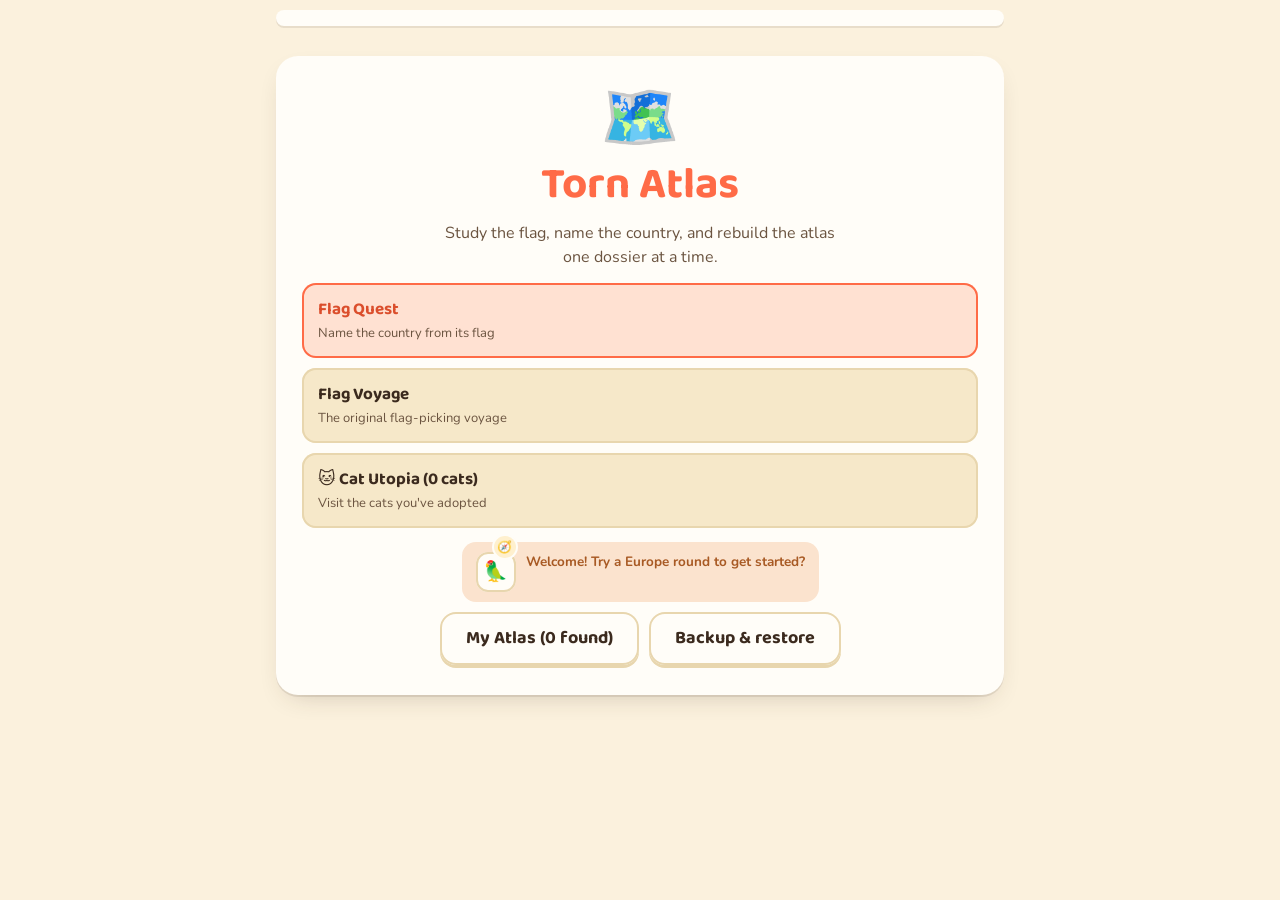
<file: index.html>
<!doctype html>
<html lang="en">
<head>
<meta charset="utf-8">
<meta name="viewport" content="width=device-width,initial-scale=1,viewport-fit=cover">
<title>Flag Quest — Torn Atlas</title>
<link rel="manifest" href="manifest.webmanifest">
<link rel="icon" href="favicon.png">
<link rel="icon" href="icons/icon-192.png" sizes="192x192">
<link rel="apple-touch-icon" href="icons/apple-touch-icon-180.png">
<meta name="apple-mobile-web-app-capable" content="yes">
<meta name="mobile-web-app-capable" content="yes">
<meta name="apple-mobile-web-app-status-bar-style" content="default">
<meta name="apple-mobile-web-app-title" content="Torn Atlas">
<meta name="theme-color" content="#FBF1DD" media="(prefers-color-scheme: light)">
<meta name="theme-color" content="#1C140C" media="(prefers-color-scheme: dark)">
<link rel="stylesheet" href="style.css">
<link rel="stylesheet" href="css/mapquest.css">
<link rel="stylesheet" href="css/cats.css">
<script src="vendor/d3.min.js"></script>
<script src="vendor/topojson.min.js"></script>
</head>
<body>
<div id="root">
  <div class="hud" id="hud-wrap"><div class="wrap" style="padding-block:0"><div class="hud-in" id="hud"></div></div></div>
  <main class="wrap" id="screen"></main>
  <div id="footer"></div>
  <div id="sheet" hidden></div>
</div>
<script src="data/world.js"></script>
<script src="data/info.js"></script>
<script src="data/flagdata.js"></script>
<script src="data/dishes.js"></script>
<script src="data/dish-photos.js"></script>
<script src="data/extras.js"></script>
<script src="audio.js"></script>
<script src="js/util.js"></script>
<script src="js/pixel.js"></script>
<script src="js/sprites.js"></script>
<script src="js/catsprites.js"></script>
<script src="js/catsprites-tails.js"></script>
<script src="js/catsprites-sleep.js"></script>
<script src="js/catart.js"></script>
<script src="js/cats.js"></script>
<script src="js/scenes.js"></script>
<script src="js/scenes-wonders.js"></script>
<script src="js/scenes-master-wonders.js"></script>
<script src="js/wonders.js"></script>
<script src="js/utopia.js"></script>
<script src="js/catsheet.js"></script>
<script src="js/match.js"></script>
<script src="js/hints.js"></script>
<script src="js/globe.js"></script>
<script src="js/dossier.js"></script>
<script src="js/backup.js"></script>
<script src="js/mapquest.js"></script>
</body>
</html>
</file>
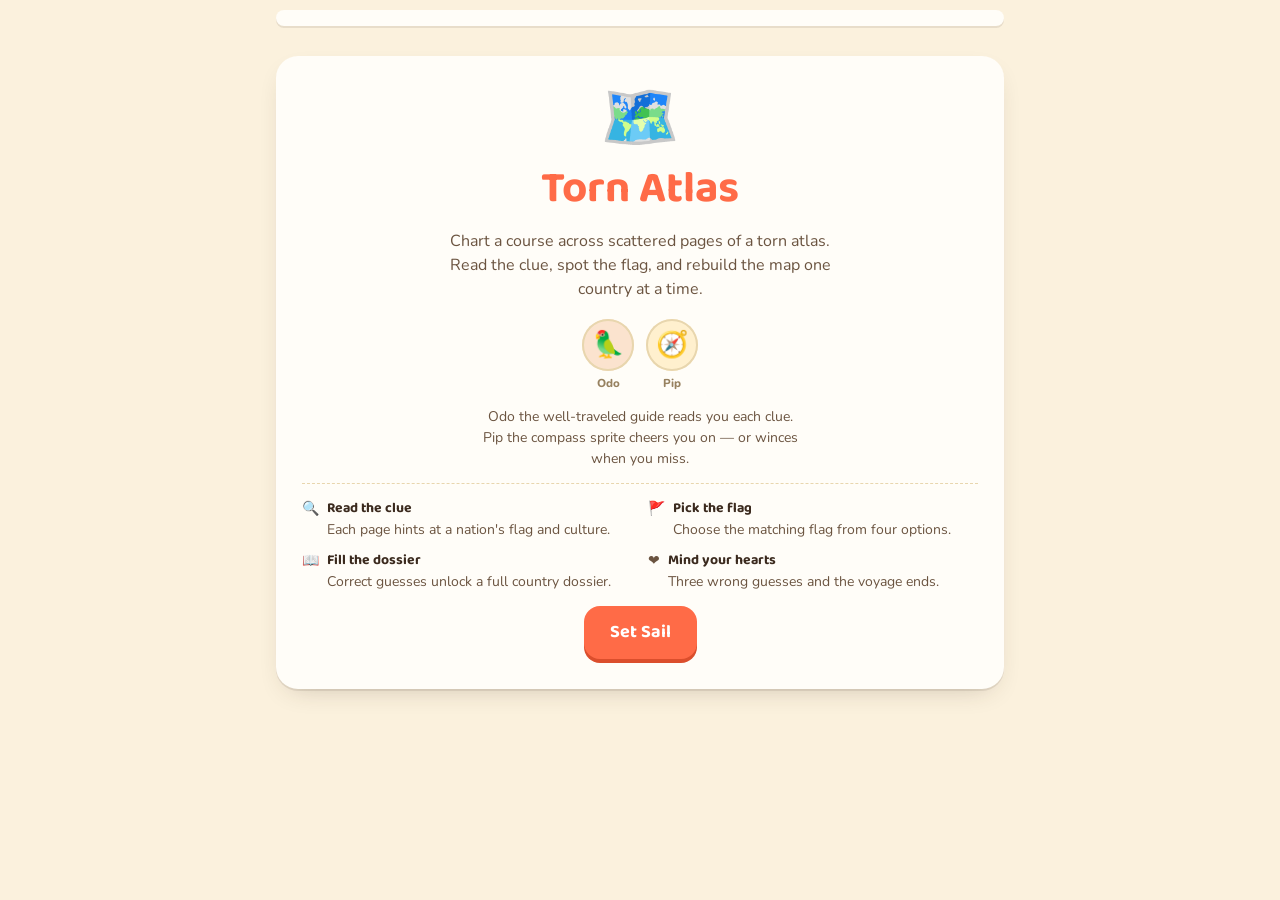
<file: variants/flag-voyage/index.html>
<!doctype html>
<html lang="en">
<head>
<meta charset="utf-8">
<meta name="viewport" content="width=device-width,initial-scale=1">
<title>Flag Voyage</title>
<link rel="stylesheet" href="style.css">
</head>
<body>
<div id="root">
  <div class="hud" id="hud-wrap"><div class="wrap" style="padding-block:0"><div class="hud-in" id="hud"></div></div></div>
  <main class="wrap" id="screen"></main>
  <div id="footer"></div>
  <div id="sheet" hidden></div>
</div>
<script src="data.js"></script>
<script src="audio.js"></script>
<script src="app.js"></script>
</body>
</html>
</file>
<file: style.css>
@import url('https://fonts.googleapis.com/css2?family=Baloo+2:wght@600;700;800&family=Nunito:wght@400;600;700;800&display=swap');

:root {
  color-scheme: light;
  /* warm, traveller/discoverer palette */
  --bg: #FBF1DD; --panel: #FFFDF8; --panel-2: #F6E8C9;
  --ink: #3B2A1E; --ink-2: #6B5440; --ink-3: #97815F; --line: #E8D6AE;
  --coral: #FF6B47; --coral-d: #DB4E2C; --coral-2: #FFE1D2;
  --sun: #FFB238; --sun-d: #D6900C; --sun-2: #FFF0CE; --sun-t: #8A5A00;
  --mint: #7FA84A; --mint-d: #5E8332; --mint-2: #E4EFCF; --mint-t: #4B6B24;
  --ice: #D9824F; --ice-2: #FBE3CE; --ice-t: #A85A24;
  --red: #DE5A3D; --red-d: #B93F27; --red-2: #FBDFD3; --red-t: #A63C22;
  --off: #E1D2AE; --off-d: #C7B489;
  --r-lg: 22px; --r-md: 14px; --r-sm: 10px;
  --shadow: 0 2px 0 rgba(59,42,30,.1), 0 10px 28px -14px rgba(59,42,30,.3);
  --f-ui: 'Nunito', system-ui, sans-serif;
  --f-disp: 'Baloo 2', 'Nunito', system-ui, sans-serif;
}

@media (prefers-color-scheme: dark) { :root:not([data-theme="light"]) {
  color-scheme: dark;
  --bg: #1C140C; --panel: #2A1F14; --panel-2: #362819;
  --ink: #F3E6CE; --ink-2: #D8C4A0; --ink-3: #AF9670; --line: #4A3826;
  --coral: #FF8562; --coral-d: #D65C3A; --coral-2: #4A2A1D;
  --sun: #FFC864; --sun-d: #D6982E; --sun-2: #3B2C14; --sun-t: #FFD98A;
  --mint: #9BC96A; --mint-d: #74A045; --mint-2: #2C3A1C; --mint-t: #B7E187;
  --ice: #E2966B; --ice-2: #3A2718; --ice-t: #F0B685;
  --red: #F07A5C; --red-d: #C4573A; --red-2: #452019; --red-t: #FFA98C;
  --off: #4A3826; --off-d: #362818;
  --shadow: 0 2px 0 rgba(0,0,0,.3), 0 10px 28px -14px rgba(0,0,0,.7);
}}
:root[data-theme="dark"] {
  color-scheme: dark;
  --bg: #1C140C; --panel: #2A1F14; --panel-2: #362819;
  --ink: #F3E6CE; --ink-2: #D8C4A0; --ink-3: #AF9670; --line: #4A3826;
  --coral: #FF8562; --coral-d: #D65C3A; --coral-2: #4A2A1D;
  --sun: #FFC864; --sun-d: #D6982E; --sun-2: #3B2C14; --sun-t: #FFD98A;
  --mint: #9BC96A; --mint-d: #74A045; --mint-2: #2C3A1C; --mint-t: #B7E187;
  --ice: #E2966B; --ice-2: #3A2718; --ice-t: #F0B685;
  --red: #F07A5C; --red-d: #C4573A; --red-2: #452019; --red-t: #FFA98C;
  --off: #4A3826; --off-d: #362818;
  --shadow: 0 2px 0 rgba(0,0,0,.3), 0 10px 28px -14px rgba(0,0,0,.7);
}

[hidden] { display: none !important; }
* { box-sizing: border-box; }
html, body { background: var(--bg); color: var(--ink); margin: 0; }
html { min-height: 100dvh; }
body { font-family: var(--f-ui); font-size: 15px; line-height: 1.5; -webkit-font-smoothing: antialiased; transition: background .25s, color .25s; min-height: 100dvh; }
button { font: inherit; color: inherit; cursor: pointer; touch-action: manipulation; -webkit-tap-highlight-color: transparent; }
button:focus-visible { outline: 3px solid var(--sun); outline-offset: 2px; }
h1, h2, h3 { font-family: var(--f-disp); line-height: 1.15; margin: 0; }
p { margin: 0; }

.wrap { max-width: 760px; margin: 0 auto; padding-inline: 16px; padding-block: 0 48px; }
.eyebrow { font-size: 12px; font-weight: 800; letter-spacing: .08em; text-transform: uppercase; color: var(--ink-3); }
.muted { color: var(--ink-2); }
.panel { background: var(--panel); border-radius: var(--r-lg); box-shadow: var(--shadow); }

.btn { border: 0; border-radius: 16px; padding: 13px 26px; font-family: var(--f-disp); font-weight: 700; font-size: 18px; background: var(--coral); color: #fff; box-shadow: 0 4px 0 var(--coral-d); transition: transform .08s, box-shadow .08s; }
.btn:active { transform: translateY(3px); box-shadow: 0 1px 0 var(--coral-d); }
.btn:disabled { background: var(--off); box-shadow: 0 4px 0 var(--off-d); cursor: default; }
.btn.ok { background: var(--mint); box-shadow: 0 4px 0 var(--mint-d); }
.btn.sun { background: var(--sun); color: var(--sun-t); box-shadow: 0 4px 0 var(--sun-d); }
.btn.ghost { background: var(--panel); color: var(--ink); box-shadow: inset 0 0 0 2px var(--line), 0 3px 0 var(--line); }
.btn-row { display: flex; gap: 10px; flex-wrap: wrap; justify-content: center; }
.btn-col { display: grid; gap: 8px; }
.muted.small { font-size: 12px; margin: -4px 0 0; }

/* HUD */
.hud { position: sticky; top: 0; z-index: 20; background: var(--bg); padding-block: 10px; padding-top: max(10px, env(safe-area-inset-top)); }
.hud-in { display: flex; align-items: center; gap: 10px 14px; flex-wrap: wrap; background: var(--panel); border-radius: var(--r-lg); padding: 8px 14px; box-shadow: var(--shadow); }
.logo { font-family: var(--f-disp); font-size: 20px; font-weight: 800; color: var(--coral); border: 0; background: none; padding: 2px 4px; }
.hud-mid { flex: 1; min-width: 0; display: flex; align-items: center; gap: 10px; }
.prog { flex: 1; height: 14px; border-radius: 99px; background: var(--panel-2); box-shadow: inset 0 0 0 1.5px var(--line); overflow: hidden; }
.prog i { display: block; height: 100%; background: linear-gradient(90deg, var(--sun), var(--mint)); border-radius: 99px; transition: width .4s ease; }
.hearts { display: flex; align-items: center; gap: 2px; font-weight: 800; color: var(--red); }
.hearts span.off { color: var(--off); }
.ink-count { display: inline-flex; align-items: center; gap: 5px; font-family: var(--f-disp); font-weight: 700; color: var(--sun-t); }
.hud-toggles { display: flex; gap: 4px; }
.icon-btn { border: 0; width: 34px; height: 34px; border-radius: 10px; background: var(--panel-2); color: var(--ink-2); display: grid; place-items: center; font-size: 16px; box-shadow: inset 0 0 0 1.5px var(--line); }
.icon-btn.off { opacity: .5; }

/* home / title */
.home { display: grid; gap: 16px; margin-top: 20px; }
.hero { padding: 30px 26px; text-align: center; display: grid; gap: 14px; justify-items: center; }
.hero .big-flag { font-size: 64px; line-height: 1; }
.hero h1 { font-size: clamp(32px, 7vw, 44px); color: var(--coral); }
.hero .tagline { max-width: 42ch; color: var(--ink-2); font-size: 16px; }
.how { list-style: none; padding: 14px 0 0; margin: 0; display: grid; grid-template-columns: repeat(2, minmax(0,1fr)); gap: 10px 16px; border-top: 1.5px dashed var(--line); text-align: left; width: 100%; }
.how li { display: flex; gap: 8px; align-items: flex-start; font-size: 14px; color: var(--ink-2); }
.how li b { display: block; font-family: var(--f-disp); color: var(--ink); font-size: 14px; }

/* mascots */
.mascots-intro { display: flex; gap: 12px; justify-content: center; padding-top: 4px; }
.masc { display: flex; flex-direction: column; align-items: center; gap: 4px; }
.masc .face { width: 52px; height: 52px; border-radius: 50%; display: grid; place-items: center; font-size: 26px; box-shadow: inset 0 0 0 2px var(--line); }
.masc.odo .face { background: var(--ice-2); }
.masc.pip .face { background: var(--sun-2); }
.masc span { font-size: 11.5px; font-weight: 800; color: var(--ink-3); }

.speaker { display: flex; gap: 12px; align-items: flex-start; }
.speaker .av { width: 46px; height: 46px; flex: none; border-radius: 14px; display: grid; place-items: center; font-size: 24px; }
.speaker.odo .av { background: var(--ice-2); }
.speaker.pip .av { background: var(--sun-2); }
.speaker .bubble-txt { flex: 1; }
.speaker .who { font-family: var(--f-disp); font-size: 12.5px; font-weight: 700; color: var(--ink-3); margin-bottom: 2px; }

/* map */
.map-head { margin-top: 6px; }
.map-head p { color: var(--ink-2); margin-top: 4px; }
.leg { display: grid; gap: 14px; margin-top: 18px; }
.leg-h { font-size: 13px; font-weight: 800; letter-spacing: .06em; text-transform: uppercase; color: var(--ink-3); text-align: center; }
.path { display: grid; justify-items: center; gap: 18px; padding-block: 6px; }
.pnode-row { display: flex; align-items: center; gap: 14px; width: min(100%, 420px); }
.pbtn { flex: none; width: 68px; height: 64px; border-radius: 50%; border: 0; display: grid; place-items: center; font-family: var(--f-disp); font-weight: 800; font-size: 28px; color: #fff; background: var(--off); box-shadow: 0 6px 0 var(--off-d); position: relative; }
.pbtn.done { background: var(--sun); box-shadow: 0 6px 0 var(--sun-d); }
.pbtn.cur { background: var(--coral); box-shadow: 0 6px 0 var(--coral-d); }
.pbtn.cur::after { content: ''; position: absolute; inset: -8px; border-radius: 50%; border: 4px solid var(--coral); opacity: .35; animation: ring 1.6s ease-in-out infinite; }
@keyframes ring { 50% { transform: scale(1.08); opacity: .12; } }
.pbtn.boss { width: 80px; height: 76px; font-size: 34px; box-shadow: 0 6px 0 var(--off-d), inset 0 0 0 4px var(--off); }
.pbtn.boss.cur { box-shadow: 0 6px 0 var(--coral-d), inset 0 0 0 4px var(--coral); }
.pbtn.boss.done { box-shadow: 0 6px 0 var(--sun-d), inset 0 0 0 4px var(--sun); }
.pbtn:disabled { cursor: default; }
.plabel b { display: block; font-family: var(--f-disp); font-size: 16px; }
.plabel span { font-size: 12.5px; color: var(--ink-2); font-weight: 700; }

/* encounter */
.enc { display: grid; gap: 16px; margin-top: 10px; padding-bottom: 130px; }
.enc-head { text-align: center; }
.enc-head h2 { font-size: 22px; color: var(--coral); }
.clue-card { padding: 18px 20px; }
.clue-card p { font-size: 17px; line-height: 1.45; }
.choices { display: grid; grid-template-columns: repeat(2, minmax(0,1fr)); gap: 12px; }
.ch { position: relative; text-align: center; border: 0; background: var(--panel); border-radius: var(--r-md); padding: 20px 14px; box-shadow: inset 0 0 0 2px var(--line), 0 3px 0 var(--line); display: grid; gap: 8px; transition: transform .08s; }
.ch .flag-img { width: 100%; max-width: 120px; height: auto; border-radius: 6px; box-shadow: 0 0 0 1.5px var(--line); margin: 0 auto; }
.ch b { font-family: var(--f-disp); font-size: 15px; }
.ch:hover:not(:disabled) { background: var(--panel-2); }
.ch.right { background: var(--mint-2); box-shadow: inset 0 0 0 2.5px var(--mint), 0 3px 0 var(--mint); }
.ch.wrong { background: var(--red-2); box-shadow: inset 0 0 0 2.5px var(--red), 0 3px 0 var(--red); animation: shake .35s; }
.ch:disabled { cursor: default; }
@keyframes shake { 20% { transform: translateX(-6px); } 40% { transform: translateX(5px); } 60% { transform: translateX(-3px); } 80% { transform: translateX(2px); } }

.footer { position: fixed; left: 0; right: 0; bottom: 0; z-index: 15; background: var(--panel); border-top: 2px solid var(--line); padding-block: 14px; padding-bottom: max(14px, env(safe-area-inset-bottom)); padding-left: env(safe-area-inset-left); padding-right: env(safe-area-inset-right); }
.footer.ok { background: var(--mint-2); border-color: var(--mint-2); }
.footer.bad { background: var(--red-2); border-color: var(--red-2); }
.footer-in { max-width: 760px; margin: 0 auto; padding-inline: 16px; display: flex; gap: 14px; align-items: center; flex-wrap: wrap; }
.fb { flex: 1; min-width: 220px; display: grid; gap: 2px; }
.fb h3 { font-size: 20px; }
.footer.ok .fb h3 { color: var(--mint-t); }
.footer.bad .fb h3 { color: var(--red-t); }
.fb p { font-size: 13.5px; color: var(--ink-2); }
.fb .pip-line { font-size: 12.5px; font-weight: 700; color: var(--sun-t); margin-top: 2px; }

/* dossier sheet */
#sheet { position: fixed; inset: 0; z-index: 40; display: grid; place-items: end center; background: rgba(28,20,12,.5); }
#sheet[hidden] { display: none !important; }
.sheet { width: min(100%, 600px); max-height: 88vh; overflow: auto; background: var(--panel); border-radius: 24px 24px 0 0; box-shadow: 0 -10px 40px -10px rgba(0,0,0,.4); padding: 22px 22px 28px; padding-bottom: max(28px, env(safe-area-inset-bottom)); padding-left: max(22px, env(safe-area-inset-left)); padding-right: max(22px, env(safe-area-inset-right)); display: grid; gap: 16px; }
@media (min-width: 700px) { #sheet { place-items: center; } .sheet { border-radius: 24px; } }
.sheet-top { display: flex; justify-content: flex-end; }
.sheet-head { display: flex; gap: 16px; align-items: center; }
.sheet-head .flag-huge { width: 84px; height: auto; border-radius: 8px; box-shadow: 0 0 0 1.5px var(--line); }
.sheet-head h2 { font-size: 26px; }
.sheet-head span { color: var(--ink-2); font-weight: 700; }
.bk-code-area { width: 100%; min-height: 64px; box-sizing: border-box; font-family: monospace; font-size: 12px; padding: 8px; border-radius: 10px; background: var(--panel-2); color: var(--ink); box-shadow: inset 0 0 0 1.5px var(--line); resize: vertical; }
.ta-toast { position: fixed; left: 50%; bottom: max(24px, env(safe-area-inset-bottom)); transform: translateX(-50%); background: var(--ink); color: var(--bg); padding: 10px 18px; border-radius: 99px; font-weight: 700; font-size: 14px; z-index: 80; box-shadow: var(--shadow); }
.facts { display: grid; grid-template-columns: repeat(auto-fit, minmax(140px,1fr)); gap: 10px; }
.fact { background: var(--panel-2); border-radius: var(--r-sm); padding: 10px 12px; }
.fact dt { font-family: var(--f-disp); font-size: 11px; letter-spacing: .08em; text-transform: uppercase; color: var(--ink-3); margin: 0; }
.fact dd { margin: 2px 0 0; font-size: 15px; font-weight: 700; }
.funfact { background: var(--sun-2); border-radius: var(--r-md); padding: 12px 14px; font-size: 14.5px; color: var(--sun-t); font-weight: 700; }
.odo-note { background: var(--ice-2); border-radius: var(--r-md); padding: 12px 14px; display: flex; gap: 10px; align-items: flex-start; }
.odo-note .av { width: 36px; height: 36px; flex: none; border-radius: 10px; background: var(--panel); display: grid; place-items: center; font-size: 18px; }
.odo-note p { font-size: 13.5px; color: var(--ice-t); font-weight: 700; }

/* end / gameover */
.end { padding: 30px 24px; display: grid; gap: 16px; justify-items: center; text-align: center; margin-top: 16px; }
.end .big-flag { font-size: 60px; }
.end h2 { font-size: 26px; }
.tiles { display: grid; grid-template-columns: repeat(auto-fit, minmax(120px,1fr)); gap: 10px; width: 100%; }
.stat { border-radius: var(--r-md); padding: 12px; box-shadow: inset 0 0 0 2px var(--line); }
.stat b { display: block; font-family: var(--f-disp); font-size: 26px; }
.stat span { font-size: 12px; font-weight: 800; color: var(--ink-3); }

/* atlas grid */
.atlas-grid { display: grid; grid-template-columns: repeat(auto-fill, minmax(130px,1fr)); gap: 12px; margin-top: 10px; }
.atlas-card { border: 0; text-align: center; background: var(--panel); border-radius: var(--r-md); padding: 14px 10px; box-shadow: inset 0 0 0 2px var(--line), 0 3px 0 var(--line); display: grid; gap: 6px; }
.atlas-card .flag-img { width: 100%; max-width: 72px; height: auto; border-radius: 4px; box-shadow: 0 0 0 1.5px var(--line); margin: 0 auto; }
.atlas-card b { font-family: var(--f-disp); font-size: 13px; }

@media (max-width: 640px) {
  .choices { grid-template-columns: 1fr 1fr; }
  .how { grid-template-columns: 1fr; }
}
</file>
<file: css/mapquest.css>
/* Map Quest — additions to style.css. Uses only existing tokens so dark mode
   is automatic; the globe is the one place with its own dark-mode colors. */

/* mode select */
.mode-cards { display: grid; gap: 10px; width: 100%; margin-top: 4px; }
.mode-card { display: grid; gap: 2px; text-align: left; border: 0; border-radius: var(--r-md); padding: 14px 16px; background: var(--panel-2); box-shadow: inset 0 0 0 2px var(--line); text-decoration: none; color: inherit; }
.mode-card b { font-family: var(--f-disp); font-size: 17px; }
.mode-card span { font-size: 13px; color: var(--ink-2); }
.mode-card.primary { background: var(--coral-2); box-shadow: inset 0 0 0 2px var(--coral); }
.mode-card.primary b { color: var(--coral-d); }

.setup-panel { padding: 22px; display: grid; gap: 10px; margin-top: 16px; }
.setup-panel h2 { font-size: 22px; margin-bottom: 4px; }
.chip-row { display: flex; flex-wrap: wrap; gap: 8px; margin-bottom: 6px; }
.chip { border: 0; border-radius: 99px; padding: 8px 16px; background: var(--panel-2); box-shadow: inset 0 0 0 1.5px var(--line); font-weight: 700; font-size: 13.5px; }
.chip.on { background: var(--coral); color: #fff; box-shadow: none; }

/* round */
.mq-round { padding-bottom: 20px; }
.flag-wrap { display: grid; place-items: center; padding: 20px; margin-top: 4px; }
.flag-big { width: auto; max-width: 100%; height: auto; max-height: 34vh; border-radius: var(--r-sm); box-shadow: 0 0 0 1.5px var(--line); animation: flag-wave 5s ease-in-out infinite; }
@media (prefers-reduced-motion: reduce) { .flag-big { animation: none; } }
@keyframes flag-wave { 0%, 100% { transform: rotate(0deg) translateY(0); } 25% { transform: rotate(0.6deg) translateY(-2px); } 75% { transform: rotate(-0.6deg) translateY(2px); } }
.their-flag { display: flex; align-items: center; justify-content: center; gap: 10px; margin-top: 6px; font-size: 13px; font-weight: 700; color: var(--ink-2); }
.their-flag .flag-img { width: 44px; height: auto; border-radius: 3px; box-shadow: 0 0 0 1.5px var(--line); }
#wrongNote:not(:empty) .their-flag { animation: wn-slide-in .3s ease; }
@keyframes wn-slide-in { from { opacity: 0; transform: translateY(-8px); } to { opacity: 1; transform: translateY(0); } }

/* answer feedback animations */
.flag-wrap { position: relative; overflow: visible; }
.flag-wrap.anim-correct .flag-big { animation: flag-wave 5s ease-in-out infinite, fw-pop .5s ease; box-shadow: 0 0 0 1.5px var(--line), 0 0 0 5px var(--mint), 0 0 26px 6px var(--mint); }
@keyframes fw-pop { 0% { transform: scale(1); } 45% { transform: scale(1.06); } 100% { transform: scale(1); } }
.flag-wrap.anim-wrong .flag-big { animation: flag-wave 5s ease-in-out infinite, fw-shake .4s ease; box-shadow: 0 0 0 1.5px var(--line), 0 0 0 4px var(--red); }
@keyframes fw-shake { 10%, 90% { transform: translateX(-2px); } 20%, 80% { transform: translateX(3px); } 30%, 50%, 70% { transform: translateX(-6px); } 40%, 60% { transform: translateX(6px); } }
#guessInput.anim-wrong { animation: fw-shake .4s ease; box-shadow: inset 0 0 0 2px var(--red) !important; }

.confetti-piece { position: absolute; top: 50%; left: 50%; width: 7px; height: 12px; margin: -6px 0 0 -3.5px; border-radius: 2px; background: var(--coral); opacity: 1; pointer-events: none; animation: confetti-fly .9s ease-out forwards; }
@keyframes confetti-fly { to { transform: translate(var(--cx, 0), var(--cy, 0)) rotate(var(--cr, 0deg)); opacity: 0; } }

.stamp-correct { position: absolute; top: 42%; left: 50%; transform: translate(-50%, -50%) rotate(-10deg); z-index: 2; font-family: var(--f-disp); font-weight: 800; font-size: clamp(20px, 6vw, 30px); letter-spacing: .04em; text-transform: uppercase; color: var(--mint-t); background: var(--mint-2); border: 3px solid var(--mint-d); border-radius: 12px; padding: 4px 16px; pointer-events: none; animation: stamp-in .45s cubic-bezier(.17, .89, .32, 1.4); }
@keyframes stamp-in { 0% { opacity: 0; transform: translate(-50%, -50%) rotate(-10deg) scale(2.4); } 55% { opacity: 1; } 100% { opacity: 1; transform: translate(-50%, -50%) rotate(-10deg) scale(1); } }

.giveup-reveal { text-align: center; font-weight: 700; color: var(--ink-2); animation: gu-fade .5s ease; }
@keyframes gu-fade { from { opacity: 0; transform: translateY(6px); } to { opacity: 1; transform: translateY(0); } }

@media (prefers-reduced-motion: reduce) {
  .flag-wrap.anim-correct .flag-big, .flag-wrap.anim-wrong .flag-big, #guessInput.anim-wrong, .stamp-correct, .giveup-reveal, #wrongNote:not(:empty) .their-flag { animation: none; }
  .confetti-piece { display: none; }
}
.hint-region { display: flex; align-items: center; gap: 12px; }
.hint-region .globe.mini { flex: none; }

.globe { width: min(72vw, 280px); aspect-ratio: 1; }
.globe svg { width: 100%; height: 100%; display: block; }
.globe.mini { width: 90px; }
.odo-note-inline { text-align: center; font-size: 13px; color: var(--ink-2); font-weight: 700; }

.g-sea-hi { stop-color: var(--panel-2); } .g-sea-lo { stop-color: var(--off); }
.g-rim { stroke: var(--line); stroke-width: 1.5; }
.g-grat { fill: none; stroke: var(--off-d); stroke-width: 0.5; opacity: 0.5; }
.g-land { fill: var(--ice-2); stroke: var(--off-d); stroke-width: 0.6; }
.g-target { fill: var(--coral); stroke: var(--coral-d); stroke-width: 1; }
.g-wrong { fill: none; stroke: var(--red); stroke-width: 2.5; }
.g-sea { fill: var(--panel-2); stroke: var(--line); }
.g-fallback { fill: var(--ink-2); font-size: 14px; font-weight: 700; }
.g-dot { fill: var(--coral-d); }
.g-ping { fill: var(--coral); opacity: 0.35; animation: g-pulse 1.6s ease-in-out infinite; }
@keyframes g-pulse { 50% { transform: scale(1.6); opacity: 0.08; } }
/* guess form + hints */
.guess-form { display: flex; gap: 10px; }
.guess-form input { flex: 1; border: 0; border-radius: var(--r-sm); padding: 12px 14px; background: var(--panel); box-shadow: inset 0 0 0 2px var(--line); font: inherit; font-size: 16px; color: inherit; touch-action: manipulation; }
.guess-form input:focus-visible { outline: 3px solid var(--sun); }
.hint-list { list-style: none; margin: 0; padding: 0; display: grid; gap: 8px; }
.hint-list li { background: var(--sun-2); border-radius: var(--r-md); padding: 10px 14px; }
.hint-body { font-size: 14px; color: var(--sun-t); font-weight: 700; margin-top: 2px; }
.pattern { font-family: monospace; font-size: 16px; letter-spacing: 2px; }
.blank { display: inline-block; background: var(--off); border-radius: 4px; padding: 0 4px; color: transparent; }

/* dossier */
.sheet-head { flex-wrap: wrap; }
.sheet-head-id { display: flex; gap: 16px; align-items: center; flex: none; }
.sheet-head .funfact { flex: 1 1 220px; min-width: 220px; }
.funfact { border: 1.5px dashed var(--sun-d); display: grid; gap: 6px; min-height: 96px; }
.ff-top { display: flex; align-items: center; justify-content: space-between; gap: 8px; flex-wrap: wrap; }
.ff-eyebrow { font-size: 11px; font-weight: 800; letter-spacing: .04em; text-transform: uppercase; opacity: .85; }
.ff-tag { font-size: 10.5px; font-weight: 800; letter-spacing: .04em; text-transform: uppercase; background: var(--panel); color: var(--sun-t); border-radius: 99px; padding: 2px 9px; box-shadow: inset 0 0 0 1.5px var(--sun-d); white-space: nowrap; }
.ff-text { font-size: 14px; line-height: 1.4; font-weight: 700; margin: 0; display: -webkit-box; -webkit-line-clamp: 5; -webkit-box-orient: vertical; overflow: hidden; }
.ff-text b { color: var(--coral-d); }
.ff-btn { justify-self: start; border: 0; border-radius: 99px; padding: 6px 13px; font-size: 12.5px; font-weight: 800; background: var(--panel); color: var(--sun-t); box-shadow: inset 0 0 0 1.5px var(--sun-d); }
.ff-btn:active { transform: translateY(1px); }
.funfact.ff-anim { animation: ff-flip .32s ease; }
@keyframes ff-flip { 0% { opacity: 0; transform: scale(.97) rotateX(8deg); } 100% { opacity: 1; transform: none; } }
@media (prefers-reduced-motion: reduce) { .funfact.ff-anim { animation: none; } }
@media (max-width: 640px) {
  .sheet-head { flex-direction: column; align-items: stretch; }
  .sheet-head .funfact { min-width: 0; }
}

.dossier-sheet { padding-top: 10px; overflow-x: hidden; width: 100vw; max-width: 600px; box-sizing: border-box; }
.dossier-sheet > * { min-width: 0; }
.dossier-sheet .panel { min-width: 0; }
.dossier-sheet .panel > * { min-width: 0; }
.dz-photos { display: flex; gap: 10px; overflow-x: auto; padding-bottom: 4px; margin: 0 -22px; padding-inline: 22px; max-width: calc(100% + 44px); min-width: 0; }
.dz-photos figure { flex: none; width: 200px; margin: 0; }
.dz-photos img { width: 100%; height: 130px; object-fit: cover; border-radius: var(--r-sm); box-shadow: 0 0 0 1.5px var(--line); }
.dz-photos figcaption { font-size: 11px; color: var(--ink-3); margin-top: 4px; }
.dz-photos figcaption a { color: inherit; }
/* min-height on .tabs guards against a CSS Grid quirk: as a grid item with
   overflow-x:auto, its auto row track can collapse to ~0 (its automatic
   minimum size becomes 0), which let the sheet-head/fun-fact card push the
   tab row down and swallow it - the tabs were still in the DOM/tappable area
   but rendered squashed to a couple of px, hidden under the header. position
   + z-index keep the row above any header content that grows taller. */
.tabs { display: flex; gap: 6px; overflow-x: auto; padding-bottom: 2px; max-width: 100%; min-width: 0; min-height: 44px; position: relative; z-index: 1; }
.tab { flex: none; border: 0; border-radius: 99px; padding: 8px 14px; min-height: 44px; display: flex; align-items: center; background: var(--panel-2); font-weight: 700; font-size: 13px; box-shadow: inset 0 0 0 1.5px var(--line); touch-action: manipulation; box-sizing: border-box; }
.tab.on { background: var(--coral); color: #fff; box-shadow: none; }
.panel { display: grid; gap: 10px; font-size: 14.5px; }
.panel h3 { font-size: 15px; margin-top: 4px; }
.panel ul, .panel ol { margin: 0; padding-left: 20px; }
.country-top { display: flex; gap: 14px; align-items: center; }
.cap-name { font-family: var(--f-disp); font-size: 20px; margin: 2px 0 6px; }
.facts.compact .fact, .facts.compact > div { background: none; padding: 0; margin-bottom: 6px; }
.link-btn { border: 0; background: none; color: var(--coral-d); font-weight: 700; text-decoration: underline; padding: 0; font: inherit; }
.callout { background: var(--ice-2); color: var(--ice-t); border-radius: var(--r-md); padding: 10px 14px; font-weight: 700; font-size: 13.5px; }
.timeline { list-style: none; padding: 0; display: grid; gap: 6px; }
.timeline li { display: flex; gap: 10px; }
.timeline .yr { font-family: var(--f-disp); font-weight: 800; color: var(--coral-d); flex: none; }
.dishes { display: grid; gap: 12px; margin: 0; }
.dishes dt { font-family: var(--f-disp); font-weight: 700; }
.dishes dd { margin: 2px 0 0; }
.dish-photo { width: 100%; max-width: 220px; border-radius: var(--r-sm); margin-top: 6px; box-shadow: 0 0 0 1.5px var(--line); }
.src { font-size: 11.5px; color: var(--ink-3); }

/* numbers tab */
.bars { display: grid; gap: 6px; margin: 6px 0; }
.bar-row { display: grid; grid-template-columns: 90px 1fr 44px; align-items: center; gap: 8px; font-size: 12.5px; }
.bar-track { height: 8px; border-radius: 99px; background: var(--panel-2); box-shadow: inset 0 0 0 1px var(--line); overflow: hidden; }
.bar-fill { display: block; height: 100%; background: var(--mint); }
.bar-val { text-align: right; color: var(--ink-2); }
.bignum { font-family: var(--f-disp); font-size: 26px; color: var(--coral-d); }
.bignum.sm { font-size: 20px; }
.median-card { background: var(--panel-2); border-radius: var(--r-md); padding: 12px 14px; }
.median-card .sub { font-size: 12px; color: var(--ink-2); }
.rank-track, .gini-track { position: relative; height: 8px; border-radius: 99px; background: linear-gradient(90deg, var(--mint-2), var(--sun-2)); margin: 8px 0 2px; }
.rank-track i, .gini-track i { position: absolute; top: -3px; width: 3px; height: 14px; background: var(--ink); border-radius: 2px; }
.gini-scale { display: flex; justify-content: space-between; font-size: 11px; color: var(--ink-3); }

@media (max-width: 640px) {
  .globe { width: 82vw; }
  .tabs { flex-wrap: nowrap; }
  .bar-row { grid-template-columns: 70px 1fr 40px; }
}
</file>
<file: css/cats.css>
/* Cat Utopia — HUD meter, reward modal, pixel scene screen. Uses existing
   tokens for UI chrome; the outdoor scenes use a fixed illustration palette
   (baked into the sprite pixels themselves) so they read the same in light
   and dark app mode, like the flag art does. */

@keyframes pixelplay { from { background-position: 0 0; } to { background-position: calc(-1 * var(--sheet-w, 0px)) 0; } }
.pixel-sprite { display: block; image-rendering: pixelated; image-rendering: crisp-edges; }

/* HUD paw meter */
.paw-meter { display: inline-flex; align-items: center; gap: 6px; font-family: var(--f-disp); font-weight: 700; color: var(--sun-t); }
.paw-meter .paw-bar { width: 56px; height: 8px; border-radius: 99px; background: var(--panel-2); box-shadow: inset 0 0 0 1.5px var(--line); overflow: hidden; }
.paw-meter .paw-bar i { display: block; height: 100%; background: var(--sun); border-radius: 99px; transition: width .4s ease; }
.paw-meter.pulse { animation: paw-pulse .5s ease; }
@keyframes paw-pulse { 0% { transform: scale(1); } 40% { transform: scale(1.22); } 100% { transform: scale(1); } }
@media (prefers-reduced-motion: reduce) { .paw-meter.pulse { animation: none; } }

/* reward + generic modal shell */
.cat-modal-wrap { position: fixed; inset: 0; z-index: 60; display: grid; place-items: center; padding: 16px; }
.cat-modal-bg { position: absolute; inset: 0; background: rgba(28,20,12,.55); }
.cat-modal { position: relative; width: min(100%, 420px); max-height: 90vh; overflow: auto; background: var(--panel); border-radius: var(--r-lg); box-shadow: var(--shadow); padding: 22px; display: grid; gap: 10px; justify-items: center; text-align: center; }
.cat-modal h2 { font-size: 21px; color: var(--coral); }
.reward-name { font-family: var(--f-disp); font-size: 18px; }
.reward-flag .flag-img { width: 56px; height: auto; border-radius: 5px; box-shadow: 0 0 0 1.5px var(--line); }
.reward-fact { font-size: 13.5px; color: var(--ink-2); }
.odo-line { font-size: 12.5px; font-weight: 700; color: var(--ice-t); }
.cat-badge { font-size: 11.5px; font-weight: 800; letter-spacing: .04em; text-transform: uppercase; border-radius: 99px; padding: 4px 12px; }
.cat-badge.legendary { background: var(--sun-2); color: var(--sun-t); box-shadow: inset 0 0 0 1.5px var(--sun-d); }
.cat-badge.rare { background: #EDE1FB; color: #6A3FA0; box-shadow: inset 0 0 0 1.5px #B79AE0; }
:root[data-theme="dark"] .cat-badge.rare { background: #362849; color: #D6C2F5; box-shadow: inset 0 0 0 1.5px #7A5FA8; }
@media (prefers-color-scheme: dark) { :root:not([data-theme="light"]) .cat-badge.rare { background: #362849; color: #D6C2F5; box-shadow: inset 0 0 0 1.5px #7A5FA8; } }
.cat-badge.common { background: var(--panel-2); color: var(--ink-2); box-shadow: inset 0 0 0 1.5px var(--line); }

.gift-scene { position: relative; width: 140px; height: 140px; display: grid; place-items: center; }
.gift-box { grid-area: 1 / 1; font-size: 56px; animation: gift-wobble 1.1s ease 1; }
.gift-lid { display: none; }
.reward-cat { grid-area: 1 / 1; opacity: 0; }
.reward-cat.pop { animation: reward-pop .7s cubic-bezier(.2,1.6,.4,1) .9s forwards; }
@keyframes gift-wobble { 0%,100% { transform: rotate(0); } 15% { transform: rotate(-8deg); } 30% { transform: rotate(7deg); } 45% { transform: rotate(-5deg); } 60% { transform: rotate(3deg); } 75% { transform: scale(1.15); } 85% { transform: scale(0.9); } }
@keyframes reward-pop { 0% { opacity: 0; transform: translateY(20px) scale(.5); } 70% { opacity: 1; transform: translateY(-6px) scale(1.08); } 100% { opacity: 1; transform: translateY(0) scale(1); } }
.cat-modal-wrap.reduced .gift-box, .cat-modal-wrap.reduced .reward-cat { animation: none !important; opacity: 1; }
.cat-modal-wrap.reduced .cat-modal { animation: fade-in .3s ease; }
@keyframes fade-in { from { opacity: 0; } to { opacity: 1; } }

/* Utopia screen */
.utopia-wrap { display: grid; gap: 14px; margin-top: 14px; padding-bottom: env(safe-area-inset-bottom); padding-left: env(safe-area-inset-left); padding-right: env(safe-area-inset-right); }
.utopia-head h2 { font-size: 24px; color: var(--coral); }
.utopia-head .legend { font-size: 12.5px; color: var(--ink-3); margin-top: 4px; }
.utopia-empty { display: grid; justify-items: center; gap: 8px; padding: 30px; text-align: center; }
.reset-link { justify-self: center; border: 0; background: none; color: var(--ink-3); text-decoration: underline; font-size: 12px; padding: 8px; }

.utopia-zones { display: grid; gap: 14px; }
.zone { border-radius: var(--r-lg); overflow: hidden; box-shadow: var(--shadow); }
.zone-scene { position: relative; overflow: hidden; }
.zone-scene.sky-day { background: linear-gradient(180deg, #8FCBEA 0%, #A9D7EC 40%, #D9ECD8 70%, #FDECC5 100%); }
.zone-scene.sky-golden { background: linear-gradient(180deg, #E97F4A 0%, #F2A65A 35%, #F7C57E 70%, #FFD9A0 100%); }
.zone-scene.sky-night { background: linear-gradient(180deg, #0F1530 0%, #131A33 40%, #1E2748 75%, #263056 100%); }
.zone-name-tag { padding: 3px 14px; font-family: var(--f-disp); font-weight: 700; font-size: 13.5px; color: var(--ink-2); background: var(--panel-2); }
.zone-sunmoon { position: absolute; top: 8px; right: 10px; }
.zone-cloud { position: absolute; top: 14px; opacity: .9; animation: cloud-drift 34s linear infinite; }
.zone-cloud.c0 { left: -20%; animation-duration: 30s; }
.zone-cloud.c1 { left: -60%; top: 26px; animation-duration: 42s; animation-delay: -14s; }
@keyframes cloud-drift { from { transform: translateX(0); } to { transform: translateX(220px); } }
.zone-star { position: absolute; width: 3px; height: 3px; border-radius: 50%; background: #fff; opacity: .8; animation: star-twinkle 2.2s ease-in-out infinite; }
@keyframes star-twinkle { 0%,100% { opacity: .25; } 50% { opacity: .95; } }
.zone-lantern { position: absolute; bottom: 34%; width: 6px; height: 6px; border-radius: 50%; background: var(--sun); box-shadow: 0 0 8px 3px var(--sun); opacity: .85; animation: lantern-glow 2.6s ease-in-out infinite; }
@keyframes lantern-glow { 0%,100% { opacity: .55; } 50% { opacity: 1; } }
.zone-wonder-art { position: absolute; left: 50%; bottom: 0; transform: translateX(-50%); z-index: 1; }
.zone-wonder-art.zone-dim { filter: grayscale(1) brightness(.55); opacity: .55; }
.zone-hills-layer { position: absolute; left: 0; right: 0; }
.zone-ground-layer { position: absolute; left: 0; right: 0; bottom: 0; z-index: 2; }
.zone-cats { position: absolute; left: 0; right: 0; bottom: 0; z-index: 3; }
.zone.locked .zone-lock-overlay { position: absolute; inset: 0; display: grid; place-items: center; gap: 4px; text-align: center; background: rgba(28,20,12,.4); }
.zone.locked .zone-lock-overlay p { font-weight: 800; color: #fff; }
.zone.locked .zone-lock-overlay .zone-name { font-size: 12px; color: #fff; opacity: .85; }

.deco-pos { position: absolute; pointer-events: none; z-index: 5; }
/* anchored relative to the cat's head (top of the chip, not its full height) */
.deco-pos.z { top: -2px; right: 0; animation: z-rise 2s ease-out infinite; }
.deco-pos.z.z-sm { right: 6px; animation-delay: 0s; }
.deco-pos.z.z-lg { top: 2px; right: -2px; animation-delay: .7s; }
@keyframes z-rise { 0% { transform: translate(0, 0); opacity: 0; } 15% { opacity: .9; } 100% { transform: translate(-10px, -14px); opacity: 0; } }
.deco-pos.fly { top: -8px; left: -4px; animation: deco-bob 1.4s ease-in-out infinite; }
.deco-pos.yarn { bottom: -4px; left: -16px; animation: deco-roll 1.6s ease-in-out infinite; }
.deco-pos.bowl { bottom: -6px; right: -16px; }
.deco-pos.glint, .deco-pos.sparkle { top: -2px; right: -6px; animation: deco-twinkle 1.6s ease-in-out infinite; }
.deco-pos.emote { top: -16px; right: 4px; font-size: 13px; font-weight: 800; color: var(--coral); text-shadow: 0 1px 0 var(--panel); animation: deco-float 1.8s ease-in-out infinite; }
@keyframes deco-float { 0%,100% { transform: translateY(0); opacity: .8; } 50% { transform: translateY(-6px); opacity: .2; } }
@keyframes deco-bob { 0%,100% { transform: translate(0,0); } 50% { transform: translate(5px,-5px); } }
@keyframes deco-roll { 0%,100% { transform: translateX(0) rotate(0); } 50% { transform: translateX(-8px) rotate(180deg); } }
@keyframes deco-twinkle { 0%,100% { opacity: .2; } 50% { opacity: 1; } }

.cat-chip { position: absolute; bottom: 2px; border: 0; background: none; padding: 0; cursor: pointer; transform: translateX(-50%); min-width: 44px; min-height: 44px; display: flex; align-items: flex-end; justify-content: center; z-index: 4; }
.cat-chip.row-1 { bottom: 20px; z-index: 3; transform: translateX(-50%) scale(.92); }
.anim-napping .cat-chip-art { animation: cat-breathe 2.6s ease-in-out infinite; }
.anim-wandering { animation: cat-walk 6s ease-in-out infinite alternate; }
.anim-zooming { animation: cat-walk 1.8s ease-in-out infinite alternate; }
.anim-sunbathing .cat-chip-art { animation: cat-breathe 3.2s ease-in-out infinite; }
.anim-grooming .cat-chip-art { animation: cat-tilt 2.2s ease-in-out infinite; }
.anim-making-biscuits .cat-chip-art { animation: cat-breathe 1.4s ease-in-out infinite; }
@keyframes cat-breathe { 0%,100% { transform: scaleY(1); } 50% { transform: scaleY(1.05); } }
/* patrol range comes from --patrol (set inline per cat, sized to its lane) so a
   walker never leaves its slot regardless of how many cats share the zone.
   Walkers/runners flip horizontally (scaleX(-1)) on the return leg to face
   the direction they're moving. */
@keyframes cat-walk { from { transform: translate(-50%, 0) translateX(calc(-1 * var(--patrol, 16px))); } to { transform: translate(-50%, 0) translateX(var(--patrol, 16px)) scaleX(-1); } }
@keyframes cat-tilt { 0%,100% { transform: rotate(0); } 50% { transform: rotate(-6deg); } }
@media (prefers-reduced-motion: reduce) {
  .cat-chip, .cat-chip-art, .deco-pos, .zone-star, .zone-lantern, .zone-cloud, .pixel-sprite { animation: none !important; }
}
.cat-overflow { position: absolute; bottom: 8px; right: 8px; border: 0; border-radius: 99px; padding: 4px 10px; font-weight: 800; font-size: 12px; background: var(--panel); box-shadow: inset 0 0 0 1.5px var(--line); min-height: 30px; z-index: 3; }

.cat-list { display: grid; grid-template-columns: repeat(auto-fill, minmax(72px,1fr)); gap: 8px; max-height: 50vh; overflow: auto; width: 100%; }
.cat-list-row { border: 0; background: var(--panel-2); border-radius: var(--r-sm); padding: 6px; display: grid; gap: 2px; justify-items: center; font-size: 11px; font-weight: 700; }
.cat-card-meta { font-size: 13.5px; }
.cat-card-activity { font-style: italic; color: var(--ink-2); font-size: 13px; }

/* Home page: Odo & Pip guide row (replaces the old standalone avatars) */
.guide-row { display: flex; gap: 10px; align-items: flex-start; padding: 10px 14px; margin-top: 4px; background: var(--ice-2); border-radius: var(--r-md); position: relative; text-align: left; }
.guide-row .av { width: 40px; height: 40px; flex: none; border-radius: 12px; background: var(--panel); display: grid; place-items: center; font-size: 20px; box-shadow: inset 0 0 0 2px var(--line); }
.guide-row .pip-badge { position: absolute; top: -6px; left: 32px; width: 22px; height: 22px; border-radius: 50%; background: var(--sun-2); display: grid; place-items: center; font-size: 12px; box-shadow: 0 0 0 2px var(--panel); }
.guide-row p { font-size: 13.5px; font-weight: 700; color: var(--ice-t); }

/* debug contact sheet (?catsheet) */
.catsheet { display: grid; gap: 18px; padding: 12px; background: #fff; }
.catsheet-section h3 { font: 700 13px/1.4 sans-serif; color: #333; margin: 0 0 6px; }
.catsheet-refs { display: flex; gap: 10px; background: #bfe3f2; padding: 10px; border-radius: 8px; }
.catsheet-refs img { border-radius: 4px; box-shadow: 0 0 0 1px #0002; }
.catsheet-row { display: flex; flex-wrap: wrap; gap: 10px; align-items: flex-end; background: #bfe3f2; padding: 10px; border-radius: 8px; }
.catsheet-row.dark { background: #24160c; }
.catsheet-cell { display: grid; justify-items: center; gap: 2px; font: 10px monospace; color: #223; }
.catsheet-row.dark .catsheet-cell { color: #ddd; }

@media (max-width: 640px) {
  .cat-modal { width: 100%; }
}
</file>
<file: variants/flag-voyage/style.css>
@import url('https://fonts.googleapis.com/css2?family=Baloo+2:wght@600;700;800&family=Nunito:wght@400;600;700;800&display=swap');

:root {
  color-scheme: light;
  /* warm, traveller/discoverer palette */
  --bg: #FBF1DD; --panel: #FFFDF8; --panel-2: #F6E8C9;
  --ink: #3B2A1E; --ink-2: #6B5440; --ink-3: #97815F; --line: #E8D6AE;
  --coral: #FF6B47; --coral-d: #DB4E2C; --coral-2: #FFE1D2;
  --sun: #FFB238; --sun-d: #D6900C; --sun-2: #FFF0CE; --sun-t: #8A5A00;
  --mint: #7FA84A; --mint-d: #5E8332; --mint-2: #E4EFCF; --mint-t: #4B6B24;
  --ice: #D9824F; --ice-2: #FBE3CE; --ice-t: #A85A24;
  --red: #DE5A3D; --red-d: #B93F27; --red-2: #FBDFD3; --red-t: #A63C22;
  --off: #E1D2AE; --off-d: #C7B489;
  --r-lg: 22px; --r-md: 14px; --r-sm: 10px;
  --shadow: 0 2px 0 rgba(59,42,30,.1), 0 10px 28px -14px rgba(59,42,30,.3);
  --f-ui: 'Nunito', system-ui, sans-serif;
  --f-disp: 'Baloo 2', 'Nunito', system-ui, sans-serif;
}

@media (prefers-color-scheme: dark) { :root:not([data-theme="light"]) {
  color-scheme: dark;
  --bg: #1C140C; --panel: #2A1F14; --panel-2: #362819;
  --ink: #F3E6CE; --ink-2: #D8C4A0; --ink-3: #AF9670; --line: #4A3826;
  --coral: #FF8562; --coral-d: #D65C3A; --coral-2: #4A2A1D;
  --sun: #FFC864; --sun-d: #D6982E; --sun-2: #3B2C14; --sun-t: #FFD98A;
  --mint: #9BC96A; --mint-d: #74A045; --mint-2: #2C3A1C; --mint-t: #B7E187;
  --ice: #E2966B; --ice-2: #3A2718; --ice-t: #F0B685;
  --red: #F07A5C; --red-d: #C4573A; --red-2: #452019; --red-t: #FFA98C;
  --off: #4A3826; --off-d: #362818;
  --shadow: 0 2px 0 rgba(0,0,0,.3), 0 10px 28px -14px rgba(0,0,0,.7);
}}
:root[data-theme="dark"] {
  color-scheme: dark;
  --bg: #1C140C; --panel: #2A1F14; --panel-2: #362819;
  --ink: #F3E6CE; --ink-2: #D8C4A0; --ink-3: #AF9670; --line: #4A3826;
  --coral: #FF8562; --coral-d: #D65C3A; --coral-2: #4A2A1D;
  --sun: #FFC864; --sun-d: #D6982E; --sun-2: #3B2C14; --sun-t: #FFD98A;
  --mint: #9BC96A; --mint-d: #74A045; --mint-2: #2C3A1C; --mint-t: #B7E187;
  --ice: #E2966B; --ice-2: #3A2718; --ice-t: #F0B685;
  --red: #F07A5C; --red-d: #C4573A; --red-2: #452019; --red-t: #FFA98C;
  --off: #4A3826; --off-d: #362818;
  --shadow: 0 2px 0 rgba(0,0,0,.3), 0 10px 28px -14px rgba(0,0,0,.7);
}

* { box-sizing: border-box; }
html, body { background: var(--bg); color: var(--ink); margin: 0; }
body { font-family: var(--f-ui); font-size: 15px; line-height: 1.5; -webkit-font-smoothing: antialiased; transition: background .25s, color .25s; }
button { font: inherit; color: inherit; cursor: pointer; }
button:focus-visible { outline: 3px solid var(--sun); outline-offset: 2px; }
h1, h2, h3 { font-family: var(--f-disp); line-height: 1.15; margin: 0; }
p { margin: 0; }

.wrap { max-width: 760px; margin: 0 auto; padding-inline: 16px; padding-block: 0 48px; }
.eyebrow { font-size: 12px; font-weight: 800; letter-spacing: .08em; text-transform: uppercase; color: var(--ink-3); }
.muted { color: var(--ink-2); }
.panel { background: var(--panel); border-radius: var(--r-lg); box-shadow: var(--shadow); }

.btn { border: 0; border-radius: 16px; padding: 13px 26px; font-family: var(--f-disp); font-weight: 700; font-size: 18px; background: var(--coral); color: #fff; box-shadow: 0 4px 0 var(--coral-d); transition: transform .08s, box-shadow .08s; }
.btn:active { transform: translateY(3px); box-shadow: 0 1px 0 var(--coral-d); }
.btn:disabled { background: var(--off); box-shadow: 0 4px 0 var(--off-d); cursor: default; }
.btn.ok { background: var(--mint); box-shadow: 0 4px 0 var(--mint-d); }
.btn.sun { background: var(--sun); color: var(--sun-t); box-shadow: 0 4px 0 var(--sun-d); }
.btn.ghost { background: var(--panel); color: var(--ink); box-shadow: inset 0 0 0 2px var(--line), 0 3px 0 var(--line); }
.btn-row { display: flex; gap: 10px; flex-wrap: wrap; justify-content: center; }

/* HUD */
.hud { position: sticky; top: 0; z-index: 20; background: var(--bg); padding-block: 10px; }
.hud-in { display: flex; align-items: center; gap: 10px 14px; flex-wrap: wrap; background: var(--panel); border-radius: var(--r-lg); padding: 8px 14px; box-shadow: var(--shadow); }
.logo { font-family: var(--f-disp); font-size: 20px; font-weight: 800; color: var(--coral); border: 0; background: none; padding: 2px 4px; }
.hud-mid { flex: 1; min-width: 0; display: flex; align-items: center; gap: 10px; }
.prog { flex: 1; height: 14px; border-radius: 99px; background: var(--panel-2); box-shadow: inset 0 0 0 1.5px var(--line); overflow: hidden; }
.prog i { display: block; height: 100%; background: linear-gradient(90deg, var(--sun), var(--mint)); border-radius: 99px; transition: width .4s ease; }
.hearts { display: flex; align-items: center; gap: 2px; font-weight: 800; color: var(--red); }
.hearts span.off { color: var(--off); }
.ink-count { display: inline-flex; align-items: center; gap: 5px; font-family: var(--f-disp); font-weight: 700; color: var(--sun-t); }
.hud-toggles { display: flex; gap: 4px; }
.icon-btn { border: 0; width: 34px; height: 34px; border-radius: 10px; background: var(--panel-2); color: var(--ink-2); display: grid; place-items: center; font-size: 16px; box-shadow: inset 0 0 0 1.5px var(--line); }
.icon-btn.off { opacity: .5; }

/* home / title */
.home { display: grid; gap: 16px; margin-top: 20px; }
.hero { padding: 30px 26px; text-align: center; display: grid; gap: 14px; justify-items: center; }
.hero .big-flag { font-size: 64px; line-height: 1; }
.hero h1 { font-size: clamp(32px, 7vw, 44px); color: var(--coral); }
.hero .tagline { max-width: 42ch; color: var(--ink-2); font-size: 16px; }
.how { list-style: none; padding: 14px 0 0; margin: 0; display: grid; grid-template-columns: repeat(2, minmax(0,1fr)); gap: 10px 16px; border-top: 1.5px dashed var(--line); text-align: left; width: 100%; }
.how li { display: flex; gap: 8px; align-items: flex-start; font-size: 14px; color: var(--ink-2); }
.how li b { display: block; font-family: var(--f-disp); color: var(--ink); font-size: 14px; }

/* mascots */
.mascots-intro { display: flex; gap: 12px; justify-content: center; padding-top: 4px; }
.masc { display: flex; flex-direction: column; align-items: center; gap: 4px; }
.masc .face { width: 52px; height: 52px; border-radius: 50%; display: grid; place-items: center; font-size: 26px; box-shadow: inset 0 0 0 2px var(--line); }
.masc.odo .face { background: var(--ice-2); }
.masc.pip .face { background: var(--sun-2); }
.masc span { font-size: 11.5px; font-weight: 800; color: var(--ink-3); }

.speaker { display: flex; gap: 12px; align-items: flex-start; }
.speaker .av { width: 46px; height: 46px; flex: none; border-radius: 14px; display: grid; place-items: center; font-size: 24px; }
.speaker.odo .av { background: var(--ice-2); }
.speaker.pip .av { background: var(--sun-2); }
.speaker .bubble-txt { flex: 1; }
.speaker .who { font-family: var(--f-disp); font-size: 12.5px; font-weight: 700; color: var(--ink-3); margin-bottom: 2px; }

/* map */
.map-head { margin-top: 6px; }
.map-head p { color: var(--ink-2); margin-top: 4px; }
.leg { display: grid; gap: 14px; margin-top: 18px; }
.leg-h { font-size: 13px; font-weight: 800; letter-spacing: .06em; text-transform: uppercase; color: var(--ink-3); text-align: center; }
.path { display: grid; justify-items: center; gap: 18px; padding-block: 6px; }
.pnode-row { display: flex; align-items: center; gap: 14px; width: min(100%, 420px); }
.pbtn { flex: none; width: 68px; height: 64px; border-radius: 50%; border: 0; display: grid; place-items: center; font-family: var(--f-disp); font-weight: 800; font-size: 28px; color: #fff; background: var(--off); box-shadow: 0 6px 0 var(--off-d); position: relative; }
.pbtn.done { background: var(--sun); box-shadow: 0 6px 0 var(--sun-d); }
.pbtn.cur { background: var(--coral); box-shadow: 0 6px 0 var(--coral-d); }
.pbtn.cur::after { content: ''; position: absolute; inset: -8px; border-radius: 50%; border: 4px solid var(--coral); opacity: .35; animation: ring 1.6s ease-in-out infinite; }
@keyframes ring { 50% { transform: scale(1.08); opacity: .12; } }
.pbtn.boss { width: 80px; height: 76px; font-size: 34px; box-shadow: 0 6px 0 var(--off-d), inset 0 0 0 4px var(--off); }
.pbtn.boss.cur { box-shadow: 0 6px 0 var(--coral-d), inset 0 0 0 4px var(--coral); }
.pbtn.boss.done { box-shadow: 0 6px 0 var(--sun-d), inset 0 0 0 4px var(--sun); }
.pbtn:disabled { cursor: default; }
.plabel b { display: block; font-family: var(--f-disp); font-size: 16px; }
.plabel span { font-size: 12.5px; color: var(--ink-2); font-weight: 700; }

/* encounter */
.enc { display: grid; gap: 16px; margin-top: 10px; padding-bottom: 130px; }
.enc-head { text-align: center; }
.enc-head h2 { font-size: 22px; color: var(--coral); }
.clue-card { padding: 18px 20px; }
.clue-card p { font-size: 17px; line-height: 1.45; }
.choices { display: grid; grid-template-columns: repeat(2, minmax(0,1fr)); gap: 12px; }
.ch { position: relative; text-align: center; border: 0; background: var(--panel); border-radius: var(--r-md); padding: 20px 14px; box-shadow: inset 0 0 0 2px var(--line), 0 3px 0 var(--line); display: grid; gap: 8px; transition: transform .08s; }
.ch .flag-img { width: 100%; max-width: 120px; height: auto; border-radius: 6px; box-shadow: 0 0 0 1.5px var(--line); margin: 0 auto; }
.ch b { font-family: var(--f-disp); font-size: 15px; }
.ch:hover:not(:disabled) { background: var(--panel-2); }
.ch.right { background: var(--mint-2); box-shadow: inset 0 0 0 2.5px var(--mint), 0 3px 0 var(--mint); }
.ch.wrong { background: var(--red-2); box-shadow: inset 0 0 0 2.5px var(--red), 0 3px 0 var(--red); animation: shake .35s; }
.ch:disabled { cursor: default; }
@keyframes shake { 20% { transform: translateX(-6px); } 40% { transform: translateX(5px); } 60% { transform: translateX(-3px); } 80% { transform: translateX(2px); } }

.footer { position: fixed; left: 0; right: 0; bottom: 0; z-index: 15; background: var(--panel); border-top: 2px solid var(--line); padding-block: 14px; }
.footer.ok { background: var(--mint-2); border-color: var(--mint-2); }
.footer.bad { background: var(--red-2); border-color: var(--red-2); }
.footer-in { max-width: 760px; margin: 0 auto; padding-inline: 16px; display: flex; gap: 14px; align-items: center; flex-wrap: wrap; }
.fb { flex: 1; min-width: 220px; display: grid; gap: 2px; }
.fb h3 { font-size: 20px; }
.footer.ok .fb h3 { color: var(--mint-t); }
.footer.bad .fb h3 { color: var(--red-t); }
.fb p { font-size: 13.5px; color: var(--ink-2); }
.fb .pip-line { font-size: 12.5px; font-weight: 700; color: var(--sun-t); margin-top: 2px; }

/* dossier sheet */
#sheet { position: fixed; inset: 0; z-index: 40; display: grid; place-items: end center; background: rgba(28,20,12,.5); }
#sheet[hidden] { display: none !important; }
.sheet { width: min(100%, 600px); max-height: 88vh; overflow: auto; background: var(--panel); border-radius: 24px 24px 0 0; box-shadow: 0 -10px 40px -10px rgba(0,0,0,.4); padding: 22px 22px 28px; display: grid; gap: 16px; }
@media (min-width: 700px) { #sheet { place-items: center; } .sheet { border-radius: 24px; } }
.sheet-top { display: flex; justify-content: flex-end; }
.sheet-head { display: flex; gap: 16px; align-items: center; }
.sheet-head .flag-huge { width: 84px; height: auto; border-radius: 8px; box-shadow: 0 0 0 1.5px var(--line); }
.sheet-head h2 { font-size: 26px; }
.sheet-head span { color: var(--ink-2); font-weight: 700; }
.facts { display: grid; grid-template-columns: repeat(auto-fit, minmax(140px,1fr)); gap: 10px; }
.fact { background: var(--panel-2); border-radius: var(--r-sm); padding: 10px 12px; }
.fact dt { font-family: var(--f-disp); font-size: 11px; letter-spacing: .08em; text-transform: uppercase; color: var(--ink-3); margin: 0; }
.fact dd { margin: 2px 0 0; font-size: 15px; font-weight: 700; }
.funfact { background: var(--sun-2); border-radius: var(--r-md); padding: 12px 14px; font-size: 14.5px; color: var(--sun-t); font-weight: 700; }
.odo-note { background: var(--ice-2); border-radius: var(--r-md); padding: 12px 14px; display: flex; gap: 10px; align-items: flex-start; }
.odo-note .av { width: 36px; height: 36px; flex: none; border-radius: 10px; background: var(--panel); display: grid; place-items: center; font-size: 18px; }
.odo-note p { font-size: 13.5px; color: var(--ice-t); font-weight: 700; }

/* end / gameover */
.end { padding: 30px 24px; display: grid; gap: 16px; justify-items: center; text-align: center; margin-top: 16px; }
.end .big-flag { font-size: 60px; }
.end h2 { font-size: 26px; }
.tiles { display: grid; grid-template-columns: repeat(auto-fit, minmax(120px,1fr)); gap: 10px; width: 100%; }
.stat { border-radius: var(--r-md); padding: 12px; box-shadow: inset 0 0 0 2px var(--line); }
.stat b { display: block; font-family: var(--f-disp); font-size: 26px; }
.stat span { font-size: 12px; font-weight: 800; color: var(--ink-3); }

/* atlas grid */
.atlas-grid { display: grid; grid-template-columns: repeat(auto-fill, minmax(130px,1fr)); gap: 12px; margin-top: 10px; }
.atlas-card { border: 0; text-align: center; background: var(--panel); border-radius: var(--r-md); padding: 14px 10px; box-shadow: inset 0 0 0 2px var(--line), 0 3px 0 var(--line); display: grid; gap: 6px; }
.atlas-card .flag-img { width: 100%; max-width: 72px; height: auto; border-radius: 4px; box-shadow: 0 0 0 1.5px var(--line); margin: 0 auto; }
.atlas-card b { font-family: var(--f-disp); font-size: 13px; }

@media (max-width: 640px) {
  .choices { grid-template-columns: 1fr 1fr; }
  .how { grid-template-columns: 1fr; }
}
</file>
